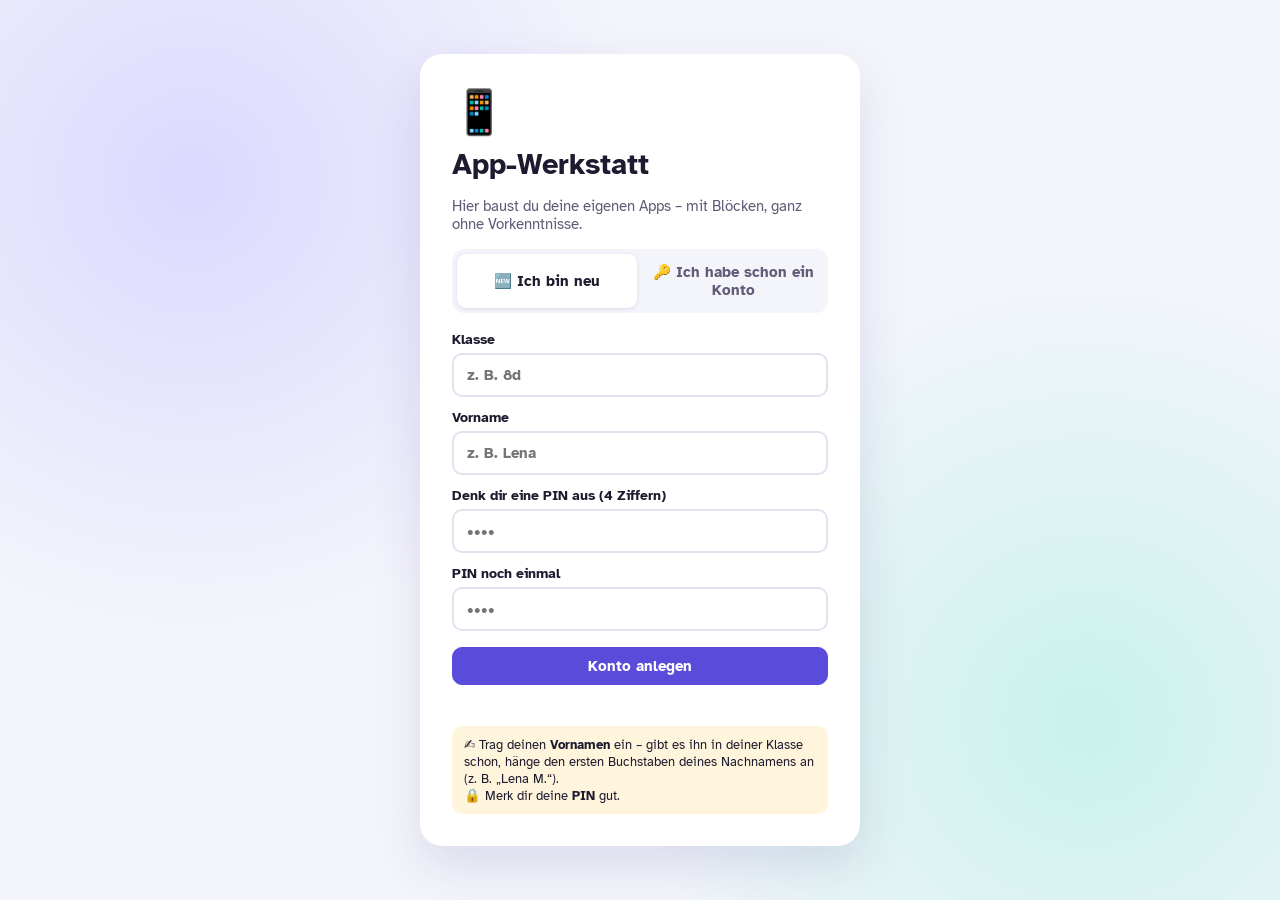
<file: public/index.html>
<!DOCTYPE html>
<html lang="de">
<head>
  <meta charset="utf-8">
  <meta name="viewport" content="width=device-width, initial-scale=1">
  <meta name="robots" content="noindex">
  <title>App-Werkstatt</title>
  <link rel="icon" href="data:image/svg+xml,<svg xmlns='http://www.w3.org/2000/svg' viewBox='0 0 100 100'><text y='.9em' font-size='90'>📱</text></svg>">
  <link rel="stylesheet" href="styles.css?v=1">
</head>
<body>
  <div id="login" class="login">
    <div class="login-card">
      <div class="login-logo">📱</div>
      <h1>App-Werkstatt</h1>
      <p class="muted">Hier baust du deine eigenen Apps – mit Blöcken, ganz ohne Vorkenntnisse.</p>
      <div class="mode" role="tablist">
        <button type="button" id="m-new" class="on">🆕 Ich bin neu</button>
        <button type="button" id="m-old">🔑 Ich habe schon ein Konto</button>
      </div>
      <form id="login-form" autocomplete="off">
        <label>Klasse <input id="l-kurs" required placeholder="z. B. 8d"></label>
        <label>Vorname <input id="l-nick" required maxlength="20" placeholder="z. B. Lena"></label>
        <label><span id="l-pin-lbl">Denk dir eine PIN aus (4 Ziffern)</span> <input id="l-pin" required inputmode="numeric" pattern="\d{4}" maxlength="4" type="password" placeholder="••••"></label>
        <label id="l-pin2-wrap">PIN noch einmal <input id="l-pin2" inputmode="numeric" pattern="\d{4}" maxlength="4" type="password" placeholder="••••"></label>
        <button type="submit" class="btn primary" id="l-go">Konto anlegen</button>
        <p class="login-msg" id="l-msg" role="alert"></p>
      </form>
      <div class="login-hint">✍️ Trag deinen <b>Vornamen</b> ein – gibt es ihn in deiner Klasse schon, hänge den ersten Buchstaben deines Nachnamens an (z. B. „Lena M.“).<br>🔒 Merk dir deine <b>PIN</b> gut.</div>
    </div>
  </div>

  <div id="app" hidden>
    <header class="bar">
      <div class="namebadge" id="me-name"></div>
      <div class="st-nav">
        <button class="icon-btn" id="st-prev" title="Vorherige Station">‹</button>
        <button class="st-pick" id="st-pick" title="Alle Stationen anzeigen"></button>
        <button class="icon-btn" id="st-next" title="Nächste Station">›</button>
      </div>
      <nav class="views">
        <button id="v-note" title="So wirst du bewertet">🎓 Meine Note</button>
        <button id="v-lex" title="Alle Blöcke erklärt">🧩 Block-Lexikon</button>
        <button id="v-tour" title="Die Werkstatt noch einmal erklärt bekommen">🧭 Tour</button>
      </nav>
      <div class="me">
        <span class="save" id="save-state"></span>
        <button class="btn small" id="logout">Abmelden</button>
      </div>
    </header>

    <div class="split app" id="split">
      <section class="learn" id="learn"></section>
      <section class="work app">
        <div class="wk-main">
          <div class="wk-tabs">
            <button data-tab="design" class="on">🎨 Oberfläche</button>
            <button data-tab="blocks">🧩 Blöcke</button>
            <span class="appname" id="appname"></span>
          </div>
          <div class="wk-pane">
            <div class="designer" id="designer"></div>
            <div id="blockly" hidden></div>
          </div>
          <button class="detective app" id="detective"></button>
          <div class="detective-list" id="detective-list" hidden></div>
        </div>
        <div class="phone-col">
          <div class="phone"><iframe id="preview" title="So sieht deine App aus" sandbox="allow-scripts"></iframe></div>
          <div class="phone-tools">
            <button id="t-restart" title="App neu starten">↻ Neu starten</button>
            <button id="t-share" title="App auf dem iPad testen">📱 Auf dem iPad</button>
            <button id="t-versions" title="Ältere Versionen">🕘</button>
          </div>
        </div>
      </section>
    </div>
  </div>

  <dialog id="dlg"><div id="dlg-body"></div></dialog>
  <div class="toast" id="toast" role="status"></div>

  <script src="vendor/blockly/blockly_compressed.js"></script>
  <script src="vendor/blockly/blocks_compressed.js"></script>
  <script src="vendor/blockly/javascript_compressed.js"></script>
  <script src="vendor/blockly/de.js"></script>
  <script src="vendor/qrcode.min.js"></script>
  <script src="runtime.js?v=1"></script>
  <script src="blocks.js?v=1"></script>
  <script src="checks.js?v=1"></script>
  <script src="stations.js?v=1"></script>
  <script src="app.js?v=1"></script>
</body>
</html>
</file>
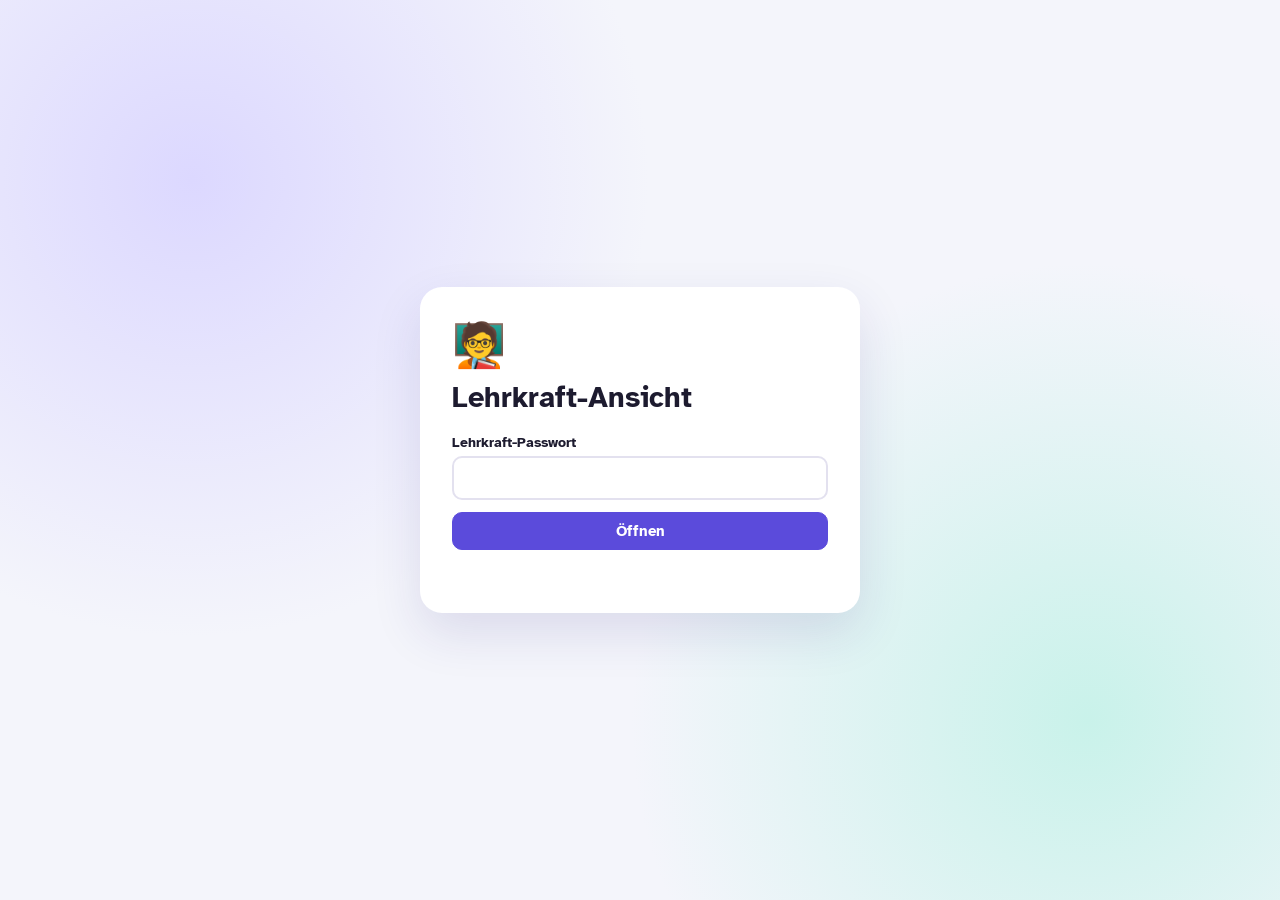
<file: public/lehrkraft.html>
<!DOCTYPE html>
<html lang="de">
<head>
  <meta charset="utf-8">
  <meta name="viewport" content="width=device-width, initial-scale=1">
  <meta name="robots" content="noindex">
  <title>App-Werkstatt – Lehrkraft</title>
  <link rel="stylesheet" href="styles.css?v=1">
  <style>
    body { overflow: auto; }
    .t-wrap { max-width: 1400px; margin: 0 auto; padding: 20px 24px 60px; }
    .t-top { display: flex; gap: 12px; align-items: center; flex-wrap: wrap; margin-bottom: 16px; }
    .t-top h1 { margin: 0 auto 0 0; font-size: 1.5rem; }
    .t-top select { padding: 8px 10px; border-radius: 10px; border: 1px solid var(--line); font: inherit; }
    table.cls { width: 100%; border-collapse: collapse; background: #fff; border-radius: 14px; overflow: hidden; font-size: .93rem; }
    table.cls th, table.cls td { padding: 9px 10px; border-bottom: 1px solid var(--line); text-align: left; vertical-align: middle; }
    table.cls th { background: #f7f6fd; font-size: .82rem; text-transform: uppercase; letter-spacing: .03em; color: var(--muted); }
    table.cls tr:hover td { background: #fbfaff; }
    .rate { display: inline-flex; gap: 3px; }
    .rate button { width: 30px; height: 30px; border-radius: 8px; border: 1px solid var(--line); background: #fff; font-weight: 700; }
    .rate button.on { background: var(--accent); color: #fff; border-color: var(--accent); }
    .note-big { font-size: 1.3rem; font-weight: 700; }
    .chip { display: inline-block; padding: 2px 8px; border-radius: 99px; font-size: .8rem; font-weight: 700; background: var(--bg); }
    .chip.err { background: var(--bad-soft); color: var(--bad); }
    .chip.ok { background: var(--ok-soft); color: var(--ok); }
    .detail { display: grid; grid-template-columns: 1fr 1fr; gap: 16px; }
    .detail iframe { width: 100%; height: 480px; border: 1px solid var(--line); border-radius: 12px; background: #fff; }
    #dlg { width: min(1200px, 96vw); }
    .bericht { white-space: pre-wrap; background: var(--bg); border-radius: 10px; padding: 12px 14px; font-size: .9rem; line-height: 1.5; }
    .codeview { font-family: var(--mono); font-size: .8rem; white-space: pre; background: #1e1b2e; color: #eee; border-radius: 10px; padding: 10px; max-height: 300px; overflow: auto; }
    .ev td { font-size: .88rem; }
    .ev .pts { min-width: 0; width: 60px; }
    .login-card .row { display: flex; gap: 8px; }
    .hint { font-size: .88rem; color: var(--muted); }
    .pts7 { display: inline-flex; gap: 3px; }
    .pts7 span { width: 24px; height: 24px; border-radius: 6px; display: grid; place-items: center; font-size: .8rem; font-weight: 700; background: var(--bg); }
    .pts7 .p3 { background: var(--ok); color: #fff; } .pts7 .p2 { background: var(--ok-soft); color: var(--ok); } .pts7 .p1 { background: #fef3c7; color: #92400e; }
    .apptabs { display: flex; gap: 4px; flex-wrap: wrap; margin-bottom: 8px; }
    .apptabs button { padding: 5px 9px; border-radius: 8px; border: 1px solid var(--line); background: #fff; font: inherit; font-size: .85rem; }
    .apptabs button.on { background: var(--accent); color: #fff; border-color: var(--accent); }
    .detail iframe { max-width: 400px; height: 600px; }
  </style>
</head>
<body>
  <div class="login" id="t-login">
    <div class="login-card">
      <div class="login-logo">🧑‍🏫</div>
      <h1>Lehrkraft-Ansicht</h1>
      <form id="t-form"><label>Lehrkraft-Passwort <input type="password" id="t-key" required></label>
        <button class="btn primary" type="submit">Öffnen</button><p class="login-msg" id="t-msg"></p></form>
    </div>
  </div>

  <div class="t-wrap" id="t-app" hidden>
    <div class="t-top">
      <h1>🧑‍🏫 App-Werkstatt · Lehrkraft</h1>
      <label>Klasse <select id="t-kurs"></select></label>
      <button class="btn" id="t-reload">↻ Aktualisieren</button>
      <button class="btn primary" id="t-gen-all">⚙️ Noten generieren</button>
      <button class="btn" id="t-csv">⬇️ CSV</button>
      <button class="btn" id="t-print">🖨️ Berichte drucken</button>
      <button class="btn danger" id="t-clear">🧹 Daten löschen</button>
    </div>
    <p class="hint">Die 7 Apps (je 0–3) werden automatisch aus den gespeicherten Apps ermittelt. „Apps erklären“ (0–3, zählt dreifach) vergibst du bei der Abnahme mit einem Klick, „Eigene App“ (Bonus 0–3) nur, wenn jemand eine eigene App gebaut hat. Danach erzeugt „Noten generieren“ für alle mit vergebenem „Erklären“ einen Notenvorschlag mit Kurzbericht. Die App-Messe zählt nicht zur Note.</p>
    <table class="cls" id="t-table"></table>
  </div>

  <dialog id="dlg"><div id="dlg-body"></div></dialog>
  <div class="toast" id="toast"></div>

  <script src="runtime.js?v=1"></script>
  <script src="checks.js?v=1"></script>
  <script src="stations.js?v=1"></script>
  <script src="lehrkraft.js?v=1"></script>
</body>
</html>
</file>
<file: public/styles.css>
/* Webseiten-Werkstatt – Gestaltung (Desktop-PCs, ab ca. 1280 px Breite) */
@font-face { font-family: "Atkinson"; src: url(fonts/atkinson-400.woff2) format("woff2"); font-weight: 400; font-display: swap; }
@font-face { font-family: "Atkinson"; src: url(fonts/atkinson-700.woff2) format("woff2"); font-weight: 700; font-display: swap; }
@font-face { font-family: "AtkinsonMono"; src: url(fonts/atkinson-mono-400.woff2) format("woff2"); font-weight: 400; font-display: swap; }

:root {
  --bg: #f4f5fb; --card: #fff; --ink: #1d1b2f; --muted: #5f5b78; --line: #e3e1ef;
  --accent: #5b4bdb; --accent-2: #0f9d8a; --accent-soft: #ecebfd; --warn: #b45309; --warn-soft: #fff4dc;
  --ok: #138a4c; --ok-soft: #dcf6e7; --bad: #c0263d; --bad-soft: #fde5ea;
  --html: #e2552b; --css: #2563eb; --sel: #8b2fc9; --prop: #0b7a75; --val: #b4410c;
  --mono: "AtkinsonMono", ui-monospace, Consolas, monospace;
  --r: 14px;
}
* { box-sizing: border-box; }
[hidden] { display: none !important; }
html, body { margin: 0; height: 100%; }
body { font-family: "Atkinson", system-ui, sans-serif; font-size: 16px; color: var(--ink); background: var(--bg); }
button { font: inherit; cursor: pointer; }
input, textarea { font: inherit; }
code { font-family: var(--mono); background: var(--accent-soft); color: #3b2fa8; padding: 1px 5px; border-radius: 5px; font-size: .92em; }
kbd { font-family: var(--mono); background: #fff; border: 1px solid #c9c6dc; border-bottom-width: 3px; border-radius: 6px; padding: 1px 6px; font-size: .9em; }
h1, h2, h3, h4 { line-height: 1.25; }
.muted { color: var(--muted); }

.btn { border: 1px solid var(--line); background: #fff; color: var(--ink); border-radius: 10px; padding: 9px 16px; font-weight: 700; }
.btn:hover { border-color: var(--accent); }
.btn.primary { background: var(--accent); border-color: var(--accent); color: #fff; }
.btn.primary:hover { filter: brightness(1.08); }
.btn.small { padding: 5px 10px; font-size: .88rem; }
.btn.danger { color: var(--bad); }
.icon-btn { width: 34px; height: 34px; border-radius: 9px; border: 1px solid var(--line); background: #fff; font-size: 1.3rem; line-height: 1; }

/* ---------- Anmeldung ---------- */
.login { min-height: 100%; display: grid; place-items: center; padding: 24px;
  background: radial-gradient(circle at 15% 20%, #dcd8ff 0, transparent 35%), radial-gradient(circle at 85% 80%, #c9f2ea 0, transparent 35%), var(--bg); }
.login-card { width: min(440px, 100%); background: #fff; border-radius: 22px; padding: 32px; box-shadow: 0 20px 50px rgba(40, 30, 120, .12); }
.login-logo { font-size: 3rem; }
.login-card h1 { margin: 6px 0 4px; }
.login-card form { display: grid; gap: 12px; margin-top: 18px; }
.login-card label { display: grid; gap: 5px; font-weight: 700; font-size: .95rem; }
.login-card input { padding: 11px 13px; border: 2px solid var(--line); border-radius: 10px; font-size: 1.05rem; }
.login-card input:focus { outline: none; border-color: var(--accent); }
.login-actions { display: flex; gap: 10px; flex-wrap: wrap; margin-top: 4px; }
.login-msg { min-height: 1.3em; color: var(--bad); font-weight: 700; margin: 0; }
.login-hint { margin-top: 10px; background: var(--warn-soft); border-radius: 10px; padding: 10px 12px; font-size: .92rem; }

/* ---------- Kopfleiste ---------- */
#app { height: 100%; display: flex; flex-direction: column; }
.bar { flex-shrink: 0; height: 56px; display: flex; align-items: center; gap: 16px; padding: 0 16px; background: #fff; border-bottom: 1px solid var(--line); }
.logo { font-weight: 700; font-size: 1.05rem; white-space: nowrap; }
.st-nav { display: flex; align-items: center; gap: 6px; }
.st-pick { border: 1px solid var(--line); background: var(--accent-soft); border-radius: 10px; padding: 6px 12px; font-weight: 700; color: #3b2fa8; max-width: 330px; white-space: nowrap; overflow: hidden; text-overflow: ellipsis; }
.views { display: flex; gap: 4px; }
.views button { border: 0; background: none; border-radius: 9px; padding: 7px 10px; font-weight: 700; color: var(--muted); }
.views button:hover { background: var(--bg); color: var(--ink); }
.views button.on { background: var(--ink); color: #fff; }
.me { margin-left: auto; display: flex; align-items: center; gap: 10px; font-size: .9rem; white-space: nowrap; }
.me .nick { font-weight: 700; }
.me .save { color: var(--muted); }
.me .save.bad { color: var(--bad); font-weight: 700; }

/* ---------- Zweiteilung ---------- */
.split { flex: 1; min-height: 0; display: grid; grid-template-columns: minmax(480px, 44%) 1fr; }
.learn { overflow-y: auto; padding: 22px 26px 60px; border-right: 1px solid var(--line); }
.work { display: flex; flex-direction: column; min-height: 0; background: #fff; }
.split.big .learn { display: none; }
.split.big { grid-template-columns: 1fr; }

/* ---------- Station ---------- */
.st-head { margin-bottom: 16px; }
.st-kicker { display: flex; gap: 8px; align-items: center; font-size: .85rem; font-weight: 700; color: var(--muted); text-transform: uppercase; letter-spacing: .04em; }
.st-head h1 { margin: 4px 0 8px; font-size: 1.75rem; }
.ziel { margin: 0; background: var(--accent-soft); border-radius: 12px; padding: 10px 14px; font-weight: 700; color: #33298f; }
.card { background: var(--card); border: 1px solid var(--line); border-radius: var(--r); padding: 18px 20px; margin-bottom: 16px; }
.card > h2 { margin: 0 0 12px; font-size: 1.2rem; display: flex; align-items: center; gap: 8px; }
.card p { line-height: 1.6; margin: 0 0 10px; }
.card ul, .card ol { line-height: 1.6; padding-left: 22px; }
.tight li { margin-bottom: 4px; }
pre.code { font-family: var(--mono); background: #1e1b2e; color: #ece9ff; border-radius: 10px; padding: 12px 14px; font-size: .9rem; line-height: 1.55; overflow-x: auto; margin: 10px 0; white-space: pre; }
.note { background: var(--warn-soft); border-radius: 10px; padding: 10px 14px; margin: 10px 0; line-height: 1.55; }
.duo { display: grid; grid-template-columns: 1fr 1fr; gap: 12px; align-items: start; }
.duo h4 { margin: 0 0 4px; }
.duo > div { background: var(--bg); border-radius: 10px; padding: 10px 12px; }
.duo > pre.code { margin: 0; }
.flow { display: flex; align-items: stretch; gap: 8px; margin: 12px 0; }
.flow > div:not(.arrow) { flex: 1; background: var(--bg); border-radius: 12px; padding: 10px; text-align: center; display: grid; gap: 2px; }
.flow span { font-size: 1.6rem; }
.flow small { color: var(--muted); }
.flow .arrow { align-self: center; font-size: 1.5rem; color: var(--accent); }
.anatomy { font-family: var(--mono); font-size: 1.15rem; background: #1e1b2e; color: #fff; border-radius: 10px; padding: 12px 16px; display: inline-block; }
.a-start, .a-end { color: #ff9a7a; } .a-content { color: #fff; } .a-sel { color: #d9a7ff; } .a-prop { color: #6ee7d8; } .a-val { color: #ffc37a; }
.legend { font-size: .92rem; }
.legend span { font-weight: 700; padding: 1px 6px; border-radius: 5px; background: #1e1b2e; }
details.quiz { background: var(--accent-soft); border-radius: 10px; padding: 10px 14px; margin: 10px 0; }
details.quiz summary { font-weight: 700; cursor: pointer; }
details.quiz p { margin: 8px 0 0; }
.boxmodel { font-size: .82rem; font-weight: 700; margin: 10px 0; }
.boxmodel span { display: block; margin-bottom: 4px; }
.bm-margin { background: #fef3c7; border: 2px dashed #f59e0b; padding: 8px 14px 14px; border-radius: 10px; color: #92400e; }
.bm-border { background: #1e293b; padding: 8px 12px 12px; border-radius: 8px; color: #fff; }
.bm-padding { background: #bbf7d0; padding: 8px 12px 12px; border-radius: 6px; color: #166534; }
.bm-content { background: #fff; color: var(--ink); padding: 12px; border-radius: 4px; text-align: center; }
.layout-sketch { display: grid; gap: 6px; font-family: var(--mono); font-size: .8rem; text-align: center; }
.layout-sketch > div { border: 2px solid var(--css); border-radius: 8px; padding: 6px; background: #eff6ff; }
.ls-karten { display: flex; gap: 6px; margin-top: 6px; }
.ls-karten span { flex: 1; border: 2px solid var(--html); border-radius: 6px; padding: 8px 2px; background: #fff7ed; }
.check-list { list-style: none; padding: 0 !important; }
.check-list li { padding: 6px 0; border-bottom: 1px dashed var(--line); }

/* Ausprobieren-Bereich */
.auftrag { font-weight: 700; background: #f0fdfa; border-left: 4px solid var(--accent-2); padding: 8px 12px; border-radius: 6px; }
.sandbox { border: 1px solid var(--line); border-radius: 12px; overflow: hidden; margin-top: 10px; }
.sb-bar { display: flex; align-items: center; gap: 6px; background: var(--bg); padding: 6px 8px; border-bottom: 1px solid var(--line); }
.sb-bar .tab { border: 0; background: none; padding: 5px 10px; border-radius: 7px; font-weight: 700; color: var(--muted); }
.sb-bar .tab.on { background: #fff; color: var(--ink); box-shadow: 0 1px 2px rgba(0,0,0,.08); }
.sb-bar .sp { flex: 1; }
.sb-bar label { font-size: .85rem; font-weight: 700; display: flex; align-items: center; gap: 5px; }
.sb-edit .CodeMirror { height: 190px; font-size: 14px; }
.sb-prev { width: 100%; height: 210px; border: 0; border-top: 1px solid var(--line); background: #fff; display: block; }
.mini { margin-top: 10px; display: flex; gap: 8px; align-items: flex-start; padding: 8px 12px; border-radius: 10px; background: var(--bg); font-weight: 700; color: var(--muted); }
.mini.ok { background: var(--ok-soft); color: var(--ok); }

/* Aufgaben */
.tasks { list-style: none; padding: 0 !important; margin: 0 0 6px; }
.tasks li { display: flex; gap: 10px; align-items: flex-start; padding: 8px 10px; border-radius: 10px; margin-bottom: 6px; background: var(--bg); line-height: 1.45; }
.tasks li.done { background: var(--ok-soft); }
.tasks .st { flex-shrink: 0; width: 24px; height: 24px; border-radius: 50%; display: grid; place-items: center; font-size: .85rem; font-weight: 700; background: #fff; border: 2px solid #cfcbe3; }
.tasks li.done .st { background: var(--ok); border-color: var(--ok); color: #fff; }
.tasks input[type=checkbox] { width: 22px; height: 22px; margin: 1px; accent-color: var(--ok); flex-shrink: 0; }
.tasks .auto { font-size: .75rem; color: var(--muted); font-weight: 700; margin-left: auto; white-space: nowrap; }
.sub { margin: 14px 0 8px; font-size: 1rem; display: flex; gap: 8px; align-items: center; }
.badge { display: inline-block; font-size: .78rem; font-weight: 700; padding: 2px 8px; border-radius: 99px; background: var(--accent-soft); color: #3b2fa8; }
.badge.ok { background: var(--ok-soft); color: var(--ok); }
.themen { display: flex; flex-wrap: wrap; gap: 6px; }
.themen span { background: var(--bg); border-radius: 99px; padding: 5px 11px; font-size: .92rem; }
.st-foot { display: flex; justify-content: space-between; gap: 10px; margin-top: 10px; }
.done-banner { background: var(--ok-soft); color: var(--ok); font-weight: 700; padding: 10px 14px; border-radius: 10px; margin-bottom: 10px; }

/* Übersicht */
.phase-h { margin: 22px 0 8px; font-size: .85rem; text-transform: uppercase; letter-spacing: .05em; color: var(--muted); }
.map { display: grid; grid-template-columns: repeat(auto-fill, minmax(200px, 1fr)); gap: 10px; }
.map button { text-align: left; background: #fff; border: 1px solid var(--line); border-radius: 12px; padding: 10px 12px; display: grid; gap: 4px; }
.map button:hover { border-color: var(--accent); }
.map .mt { font-weight: 700; }
.map .mm { font-size: .82rem; color: var(--muted); }
.map button.done { background: var(--ok-soft); border-color: #a7e3c3; }
.map button.cur { outline: 3px solid var(--accent); }
.bar-prog { height: 10px; border-radius: 99px; background: var(--line); overflow: hidden; margin: 6px 0 2px; }
.bar-prog > div { height: 100%; background: linear-gradient(90deg, var(--accent), var(--accent-2)); }

/* Note */
table.crit { width: 100%; border-collapse: collapse; font-size: .92rem; }
table.crit th, table.crit td { border-bottom: 1px solid var(--line); padding: 8px 6px; text-align: left; vertical-align: top; }
table.crit th { background: var(--bg); }
.pts { font-weight: 700; white-space: nowrap; }
.stufen { margin: 4px 0 0; padding-left: 18px !important; color: var(--muted); font-size: .85rem; }
.stufen li.hit { color: var(--ink); font-weight: 700; }

/* Spickzettel & Tasten */
table.spick { width: 100%; border-collapse: collapse; }
table.spick td { padding: 6px 4px; border-bottom: 1px solid var(--line); vertical-align: middle; }
table.spick td:first-child { font-family: var(--mono); font-size: .88rem; white-space: nowrap; }
.copy { border: 1px solid var(--line); background: #fff; border-radius: 7px; padding: 2px 7px; font-size: .8rem; }
.keys { display: grid; gap: 8px; }
.keys div { display: flex; gap: 12px; align-items: center; background: var(--bg); border-radius: 10px; padding: 8px 12px; }
.keys .big { font-family: var(--mono); font-size: 1.4rem; font-weight: 700; width: 46px; text-align: center; }

/* ---------- Arbeitsbereich rechts ---------- */
.work-bar { flex-shrink: 0; display: flex; justify-content: space-between; align-items: center; gap: 8px; padding: 6px 10px; border-bottom: 1px solid var(--line); background: #fbfbfe; }
.files { display: flex; gap: 4px; }
.files button { border: 1px solid transparent; background: none; padding: 7px 14px; border-radius: 9px; font-weight: 700; color: var(--muted); }
.files button.on[data-file=html] { background: #fff1ec; color: var(--html); border-color: #fbc7b6; }
.files button.on[data-file=css] { background: #eef4ff; color: var(--css); border-color: #bcd2fb; }
.tools { display: flex; gap: 4px; flex-wrap: wrap; justify-content: flex-end; }
.tools button { border: 1px solid var(--line); background: #fff; border-radius: 8px; padding: 5px 9px; font-size: .85rem; font-weight: 700; }
.tools button.on { background: var(--ink); color: #fff; border-color: var(--ink); }
.editor { flex: 1 1 52%; min-height: 0; position: relative; }
.editor .CodeMirror { position: absolute; inset: 0; height: 100%; font-size: 15px; }
.CodeMirror { font-family: var(--mono); line-height: 1.5; }
.CodeMirror-gutters { background: #fafaff; border-right: 1px solid var(--line); }
.CodeMirror-activeline-background { background: #f5f3ff; }
.cm-err-line { background: #fde5ea !important; }
.cm-warn-line { background: #fff4dc !important; }
.cm-s-default .cm-tag { color: var(--html); font-weight: 700; }
.cm-s-default .cm-attribute { color: #7c3aed; }
.cm-s-default .cm-string { color: #0b7a75; }
.cm-s-default .cm-property { color: var(--prop); }
.cm-s-default .cm-qualifier, .cm-s-default .cm-builtin { color: var(--sel); font-weight: 700; }
.cm-s-default .cm-comment { color: #8a87a3; }
.detective { flex-shrink: 0; text-align: left; border: 0; border-top: 1px solid var(--line); padding: 8px 14px; font-weight: 700; background: var(--ok-soft); color: var(--ok); }
.detective.has-err { background: var(--bad-soft); color: var(--bad); }
.detective.has-warn { background: var(--warn-soft); color: var(--warn); }
.detective-list { flex-shrink: 0; max-height: 160px; overflow-y: auto; border-top: 1px solid var(--line); background: #fff; }
.detective-list button { display: flex; gap: 8px; width: 100%; text-align: left; border: 0; border-bottom: 1px solid var(--line); background: #fff; padding: 7px 14px; font-size: .92rem; }
.detective-list button:hover { background: var(--bg); }
.detective-list .where { font-family: var(--mono); color: var(--muted); white-space: nowrap; }
.preview-wrap { flex: 1 1 48%; min-height: 0; display: flex; flex-direction: column; border-top: 3px solid var(--line); }
.preview-bar { display: flex; justify-content: space-between; padding: 5px 12px; font-size: .85rem; font-weight: 700; color: var(--muted); background: #fbfbfe; border-bottom: 1px solid var(--line); }
.pv-title { font-weight: 400; }
#preview { flex: 1; width: 100%; border: 0; background: #fff; }
.split.big .editor { flex-basis: 40%; }
.split.big .preview-wrap { flex-basis: 60%; }

/* Dialog, Toast */
dialog { border: 0; border-radius: 18px; padding: 0; width: min(760px, 92vw); max-height: 86vh; box-shadow: 0 30px 80px rgba(20, 10, 80, .3); }
dialog::backdrop { background: rgba(20, 16, 50, .45); }
#dlg-body { padding: 22px 24px; overflow-y: auto; max-height: 86vh; }
#dlg-body h2 { margin-top: 0; }
#dlg-body textarea { width: 100%; min-height: 140px; font-family: var(--mono); font-size: .88rem; border: 1px solid var(--line); border-radius: 10px; padding: 10px; }
.dlg-actions { display: flex; gap: 8px; justify-content: flex-end; margin-top: 14px; }
.vlist { display: grid; gap: 6px; }
.vlist button { text-align: left; border: 1px solid var(--line); background: #fff; border-radius: 10px; padding: 8px 12px; }
.vlist button:hover { border-color: var(--accent); }
.picker { display: grid; gap: 4px; }
.picker button { display: flex; gap: 10px; align-items: center; text-align: left; border: 1px solid var(--line); background: #fff; border-radius: 10px; padding: 8px 12px; }
.picker button.done { background: var(--ok-soft); }
.picker button.cur { outline: 2px solid var(--accent); }
.picker .ph { margin: 10px 0 2px; font-size: .78rem; font-weight: 700; color: var(--muted); text-transform: uppercase; }
.toast { position: fixed; left: 50%; bottom: 24px; transform: translate(-50%, 20px); opacity: 0; pointer-events: none; transition: .25s; background: var(--ink); color: #fff; padding: 10px 18px; border-radius: 12px; font-weight: 700; z-index: 100; }
.toast.show { opacity: 1; transform: translate(-50%, 0); }
.training { background: var(--bg); border-radius: 12px; padding: 12px; margin-top: 10px; }
.training pre.code { font-size: 1rem; }

@media (max-width: 1250px) {
  .logo span { display: none; }
  .views button { padding: 7px 7px; font-size: .9rem; }
  .split { grid-template-columns: minmax(430px, 46%) 1fr; }
  .tools button { font-size: .78rem; padding: 4px 6px; }
}

/* ---------- Feinschliff für 1366 × 768 ---------- */
.views button, .tools button, .files button, .st-pick, .me { white-space: nowrap; }
pre.code { white-space: pre-wrap; }
.pts { white-space: normal; min-width: 150px; }
.stufen { list-style: none; padding-left: 0 !important; }
.stufen li::before { content: "○ "; }
.stufen li.hit::before { content: "● "; color: var(--accent); }
table.crit td:nth-child(2) { width: 46%; }
@media (max-width: 1440px) {
  .logo span { display: none; }
  .bar { gap: 10px; padding: 0 10px; }
  .views button { padding: 7px 8px; font-size: .9rem; }
  .st-pick { max-width: 250px; }
  .me .save { display: none; }
  .me .save.bad { display: inline; }
}
@media (max-width: 1440px) {
  .tools .lbl { display: none; }
}

/* ---------- Name in der Ecke, Entfalten, Mehr-Menü ---------- */
.namebadge { flex-shrink: 0; font-size: 1.35rem; font-weight: 700; color: #fff; background: linear-gradient(135deg, var(--accent), #8b5cf6);
  padding: 6px 16px; border-radius: 12px; max-width: 220px; white-space: nowrap; overflow: hidden; text-overflow: ellipsis; letter-spacing: .01em; }
.namebadge::before { content: "👋 "; }
.split.solo { grid-template-columns: 1fr; }
.split.solo .work { display: none; }
.split.solo .learn { border-right: 0; }
.split.solo .learn > * { max-width: 920px; margin-left: auto; margin-right: auto; }
.more { position: relative; }
.more-menu { position: absolute; right: 0; top: calc(100% + 6px); background: #fff; border: 1px solid var(--line); border-radius: 12px; box-shadow: 0 12px 30px rgba(20,10,80,.15); padding: 6px; z-index: 20; display: grid; min-width: 250px; }
.more-menu button { border: 0 !important; text-align: left; padding: 9px 12px !important; border-radius: 8px !important; font-size: .92rem !important; }
.more-menu button:hover { background: var(--bg) !important; }
.unfold { display: flex; justify-content: center; margin: 4px 0 18px; }
.unfold .btn { font-size: 1.02rem; padding: 11px 22px; }
.card.new { animation: pop .45s ease; }
@keyframes pop { from { opacity: 0; transform: translateY(12px); } to { opacity: 1; transform: none; } }
.locked-hint { background: var(--accent-soft); border-radius: 12px; padding: 12px 14px; font-weight: 700; color: #33298f; margin-bottom: 16px; }
details.more-info { background: var(--bg); border-radius: 10px; padding: 8px 12px; margin: 10px 0; }
details.more-info summary { cursor: pointer; font-weight: 700; }
details.more-info[open] summary { margin-bottom: 6px; }
details.bonus summary { cursor: pointer; font-weight: 700; margin: 12px 0 8px; }
/* Station 1 */
.steps-flow { display: grid; grid-template-columns: repeat(4, 1fr); gap: 10px; margin: 12px 0; }
.steps-flow > div { background: var(--bg); border-radius: 14px; padding: 14px 10px; text-align: center; opacity: .25; transition: .35s; }
.steps-flow > div.on { opacity: 1; background: #fff; box-shadow: 0 6px 18px rgba(40,30,120,.1); outline: 2px solid var(--accent-soft); }
.steps-flow .big { font-size: 2rem; display: block; }
.steps-flow > div > b { display: block; margin: 4px 0; }
.steps-flow small { color: var(--muted); line-height: 1.4; display: block; }
.demo { display: grid; grid-template-columns: 1fr 1fr; gap: 12px; margin-top: 10px; }
.demo.one { grid-template-columns: 1fr; }
.demo iframe { width: 100%; height: 300px; border: 1px solid var(--line); border-radius: 12px; background: #fff; }
.demo pre.code { margin: 0; height: 300px; overflow: auto; font-size: .82rem; }
.toggles { display: flex; gap: 8px; flex-wrap: wrap; }
.toggles button { border: 2px solid var(--line); background: #fff; border-radius: 10px; padding: 8px 14px; font-weight: 700; }
.toggles button.on { border-color: var(--accent); background: var(--accent-soft); color: #33298f; }
.sortq { display: grid; gap: 8px; }
.sortq .q { display: flex; align-items: center; gap: 10px; background: var(--bg); border-radius: 10px; padding: 8px 12px; }
.sortq .q span { flex: 1; }
.sortq .q button { border: 2px solid var(--line); background: #fff; border-radius: 8px; padding: 5px 12px; font-weight: 700; }
.sortq .q.right { background: var(--ok-soft); }
.sortq .q.wrong { background: var(--bad-soft); }
.thema-input { display: flex; gap: 8px; margin: 10px 0; }
.thema-input input { flex: 1; padding: 10px 12px; border: 2px solid var(--line); border-radius: 10px; font-size: 1.05rem; }
.themen span { cursor: pointer; }
.themen span:hover { background: var(--accent-soft); }
/* Spickzettel als Karten statt breiter Tabelle */
.spick-list { display: grid; gap: 6px; }
.spick-row { display: grid; grid-template-columns: minmax(0, 1.1fr) minmax(0, 1fr) auto; gap: 10px; align-items: center; background: var(--bg); border-radius: 10px; padding: 8px 10px; }
.spick-row code { white-space: pre-wrap; word-break: break-word; display: block; background: #fff; }
/* Teilen-Dialog */
.share-box { display: grid; grid-template-columns: auto 1fr; gap: 20px; align-items: center; }
.share-box .qr svg { width: 220px; height: 220px; display: block; }
.share-url { font-family: var(--mono); background: var(--bg); padding: 8px 10px; border-radius: 8px; word-break: break-all; font-size: 1.05rem; }
details.crit-d { border-bottom: 1px solid var(--line); padding: 8px 4px; }
details.crit-d summary { display: flex; align-items: center; gap: 10px; cursor: pointer; list-style: none; }
details.crit-d summary::before { content: "▸"; color: var(--muted); transition: .2s; }
details.crit-d[open] summary::before { transform: rotate(90deg); }
details.crit-d .ct { flex: 1; }
details.crit-d .cp { font-weight: 700; background: var(--bg); border-radius: 99px; padding: 3px 10px; font-size: .88rem; }
details.crit-d .cp.full { background: var(--ok-soft); color: var(--ok); }
details.crit-d .cp.man { color: var(--muted); }
.mode { display: grid; grid-template-columns: 1fr 1fr; gap: 6px; background: var(--bg); padding: 5px; border-radius: 12px; margin-top: 16px; }
.mode button { border: 0; background: none; border-radius: 9px; padding: 9px 6px; font-weight: 700; color: var(--muted); }
.mode button.on { background: #fff; color: var(--ink); box-shadow: 0 1px 4px rgba(40,30,120,.12); }
#l-go { margin-top: 4px; }

/* ===================== App-Werkstatt ===================== */
:root { --phone-w: 300px; }
.split.app { grid-template-columns: minmax(380px, 34%) minmax(0, 1fr); }
.wk-tabs { overflow: hidden; } .wk-tabs .appname { overflow: hidden; text-overflow: ellipsis; white-space: nowrap; min-width: 0; }
.work.app { flex-direction: row; }
.wk-main { flex: 1; min-width: 0; display: flex; flex-direction: column; border-right: 1px solid var(--line); }
.wk-tabs { display: flex; gap: 4px; padding: 6px 10px; border-bottom: 1px solid var(--line); background: #fbfbfe; align-items: center; }
.wk-tabs button { border: 1px solid transparent; background: none; padding: 7px 14px; border-radius: 9px; font-weight: 700; color: var(--muted); white-space: nowrap; }
.wk-tabs button.on { background: var(--accent-soft); color: #33298f; border-color: #cfc9fb; }
.wk-tabs .appname { margin-left: auto; font-weight: 700; color: var(--muted); font-size: .9rem; white-space: nowrap; overflow: hidden; text-overflow: ellipsis; }
.wk-pane { flex: 1; min-height: 0; position: relative; }
#blockly { position: absolute; inset: 0; }
.designer { position: absolute; inset: 0; display: grid; grid-template-columns: 1fr 1fr; overflow: hidden; }
.d-col { overflow-y: auto; padding: 12px 14px; }
.d-col + .d-col { border-left: 1px solid var(--line); background: #fcfcff; }
.d-col h3 { margin: 4px 0 8px; font-size: .95rem; color: var(--muted); text-transform: uppercase; letter-spacing: .04em; }
.palette { display: flex; flex-wrap: wrap; gap: 6px; margin-bottom: 14px; }
.palette button { border: 2px dashed #cfc9fb; background: #fff; border-radius: 10px; padding: 7px 10px; font-weight: 700; font-size: .9rem; }
.palette button:hover { border-style: solid; border-color: var(--accent); }
.tree { display: grid; gap: 5px; }
.tree .node { display: flex; align-items: center; gap: 6px; background: #fff; border: 1px solid var(--line); border-radius: 10px; padding: 6px 8px; cursor: pointer; }
.tree .node.sel { border-color: var(--accent); box-shadow: 0 0 0 2px var(--accent-soft); }
.tree .node .nm { flex: 1; font-weight: 700; font-size: .92rem; white-space: nowrap; overflow: hidden; text-overflow: ellipsis; }
.tree .node .ty { font-size: .78rem; color: var(--muted); }
.tree .node button { border: 0; background: var(--bg); border-radius: 6px; width: 26px; height: 26px; font-size: .8rem; }
.tree .kids { margin-left: 22px; display: grid; gap: 5px; border-left: 2px dashed var(--line); padding-left: 8px; }
.tree .add-in { font-size: .8rem; border: 1px dashed var(--line); background: none; border-radius: 8px; padding: 4px 8px; color: var(--muted); justify-self: start; }
.props { display: grid; gap: 10px; }
.props label { display: grid; gap: 4px; font-weight: 700; font-size: .88rem; }
.props input[type=text], .props input[type=number], .props select, .props textarea { font: inherit; font-size: .95rem; padding: 7px 9px; border: 1px solid var(--line); border-radius: 8px; background: #fff; }
.props textarea { min-height: 80px; font-family: var(--mono); font-size: .85rem; }
.swatch-row { display: flex; flex-wrap: wrap; gap: 5px; }
.swatch-row button { width: 28px; height: 28px; border-radius: 8px; border: 2px solid #fff; box-shadow: 0 0 0 1px var(--line); }
.swatch-row button.on { box-shadow: 0 0 0 2px var(--ink); }
.emoji-row { display: flex; flex-wrap: wrap; gap: 4px; }
.emoji-row button { width: 34px; height: 34px; border: 1px solid var(--line); background: #fff; border-radius: 8px; font-size: 1.2rem; }
.hint-small { font-size: .82rem; color: var(--muted); font-weight: 400; }
.phone-col { width: calc(var(--phone-w) + 40px); flex-shrink: 0; display: flex; flex-direction: column; align-items: center; padding: 12px 10px; background: #f4f5fb; gap: 8px; overflow-y: auto; }
.phone { width: var(--phone-w); height: 560px; max-height: calc(100vh - 190px); border-radius: 34px; background: #111827; padding: 12px; box-shadow: 0 18px 40px rgba(20, 10, 60, .25); position: relative; flex-shrink: 0; }
.phone::before { content: ""; position: absolute; top: 5px; left: 50%; transform: translateX(-50%); width: 70px; height: 5px; border-radius: 4px; background: #374151; }
.phone iframe { width: 100%; height: 100%; border: 0; border-radius: 24px; background: #fff; display: block; }
.phone-tools { display: flex; gap: 6px; flex-wrap: wrap; justify-content: center; }
.phone-tools button { border: 1px solid var(--line); background: #fff; border-radius: 9px; padding: 6px 10px; font-weight: 700; font-size: .85rem; }
.detective.app { border-top: 1px solid var(--line); }
.codeview { font-family: var(--mono); font-size: .85rem; white-space: pre; background: #1e1b2e; color: #ece9ff; padding: 14px; margin: 0; position: absolute; inset: 0; overflow: auto; }
.css-pane { position: absolute; inset: 0; display: flex; flex-direction: column; }
.css-pane .CodeMirror { flex: 1; height: auto; }
.css-pane .info { padding: 8px 12px; font-size: .88rem; background: var(--warn-soft); }
.blk { display: inline-block; background: #fff1d6; color: #7a4a00; border-radius: 6px; padding: 0 6px; font-weight: 700; font-size: .92em; border: 1px solid #f5d38a; }
.cmp { display: inline-block; background: #e6f0ff; color: #1d4ed8; border-radius: 6px; padding: 0 6px; font-weight: 700; font-size: .92em; border: 1px solid #bcd2fb; }
.concept { display: grid; grid-template-columns: repeat(auto-fit, minmax(150px, 1fr)); gap: 10px; margin: 10px 0 14px; }
.concept > div { background: var(--bg); border-radius: 12px; padding: 12px; text-align: center; display: grid; gap: 3px; }
.concept .big { font-size: 1.8rem; }
.concept small { color: var(--muted); line-height: 1.4; }
.alltag { background: #ecfdf5; border-left: 4px solid #10b981; border-radius: 8px; padding: 8px 12px; margin-bottom: 10px; }
.vorlage-box { display: flex; gap: 8px; flex-wrap: wrap; align-items: center; background: var(--bg); border-radius: 10px; padding: 8px 12px; margin-bottom: 10px; font-size: .92rem; }
.wahl { display: flex; gap: 8px; flex-wrap: wrap; margin-bottom: 10px; }
.wahl button { border: 2px solid var(--line); background: #fff; border-radius: 12px; padding: 9px 14px; font-weight: 700; }
.wahl button.on { border-color: var(--accent); background: var(--accent-soft); }
.sort-q { display: grid; gap: 8px; }
.sort-q .q { display: flex; gap: 8px; align-items: center; background: var(--bg); border-radius: 10px; padding: 8px 12px; flex-wrap: wrap; }
.sort-q .q span { flex: 1; min-width: 180px; }
.sort-q .q button { border: 2px solid var(--line); background: #fff; border-radius: 8px; padding: 5px 10px; font-weight: 700; }
.sort-q .q.right { background: var(--ok-soft); } .sort-q .q.wrong { background: var(--bad-soft); }
.wenn { display: grid; gap: 8px; }
.wenn .row { display: flex; flex-wrap: wrap; gap: 8px; align-items: center; background: var(--bg); border-radius: 10px; padding: 8px 12px; font-weight: 700; }
.wenn select { font: inherit; padding: 6px 8px; border-radius: 8px; border: 1px solid var(--line); }
.parts3 { display: grid; grid-template-columns: repeat(3, 1fr); gap: 10px; }
.parts3 > div { border-radius: 14px; padding: 12px; text-align: center; }
.parts3 .p1 { background: #e6f0ff; } .parts3 .p2 { background: #fff1d6; } .parts3 .p3 { background: #ecfdf5; }
.parts3 .big { font-size: 2rem; display: block; }
.messe { display: grid; gap: 8px; }
.messe > div { background: var(--bg); border-radius: 10px; padding: 10px 12px; }
.split.app.solo { grid-template-columns: 1fr; }
@media (max-width: 1300px) { :root { --phone-w: 260px; } .split.app { grid-template-columns: minmax(320px, 30%) minmax(0, 1fr); } .designer { grid-template-columns: 1fr; } .d-col + .d-col { border-left: 0; border-top: 1px solid var(--line); } }

/* ---------- App-Werkstatt: kompakter (weniger gequetscht) ---------- */
html { font-size: 14.5px; }
body { font-size: 14.5px; }
.learn { padding: 16px 18px 50px; }
.st-head h1 { font-size: 1.45rem; }
.card { padding: 14px 16px; margin-bottom: 12px; }
.card > h2 { font-size: 1.08rem; margin-bottom: 8px; }
.card p { line-height: 1.5; }
.card ul, .card ol { line-height: 1.5; }
.tasks li { padding: 6px 9px; margin-bottom: 5px; line-height: 1.4; }
.views button { font-size: .88rem; }
.wk-tabs button { font-size: .9rem; }
.designer h3 { font-size: .8rem; }
.palette button, .tree .node { font-size: .88rem; }
.props label { font-size: .88rem; }
.blk, .cmp { font-size: .86em; }

/* ---------- Werkstatt-Tour (App 1): Oberfläche baut sich Schritt für Schritt auf ---------- */
.split.ui-0 .work.app > * { visibility: hidden; }
.split.ui-0 .work.app { background: #f4f5fb; }
.split.ui-1 .phone-col, .split.ui-2 .phone-col, .split.ui-3 .phone-col { display: none; }
.split.ui-1 .wk-tabs [data-tab="blocks"] { display: none; }
.split.ui-1 #detective, .split.ui-2 #detective, .split.ui-1 #detective-list, .split.ui-2 #detective-list { display: none !important; }
.split.ui-4 .phone-tools { visibility: hidden; }
.picker small { font-weight: 400; }
#tour-block { position: fixed; inset: 0; z-index: 1000; background: transparent; transition: background .25s; }
#tour-block.dim { background: rgba(20, 14, 50, .45); }
#tour-spot { position: fixed; z-index: 1001; border-radius: 14px; pointer-events: none; box-shadow: 0 0 0 4px #a99cff, 0 0 0 9999px rgba(20, 14, 50, .45); transition: all .3s ease; }
#tour-pop { position: fixed; z-index: 1002; width: 330px; background: #fff; border-radius: 16px; padding: 16px 18px 14px; box-shadow: 0 18px 50px rgba(20, 10, 60, .35); transition: left .3s ease, top .3s ease; }
#tour-pop h3 { margin: 2px 0 6px; font-size: 1.12rem; }
#tour-pop p { margin: 0 0 12px; line-height: 1.5; }
#tour-pop .tp-n { font-size: .78rem; font-weight: 700; color: var(--muted); }
#tour-pop .tp-b { display: flex; justify-content: space-between; align-items: center; }
</file>
